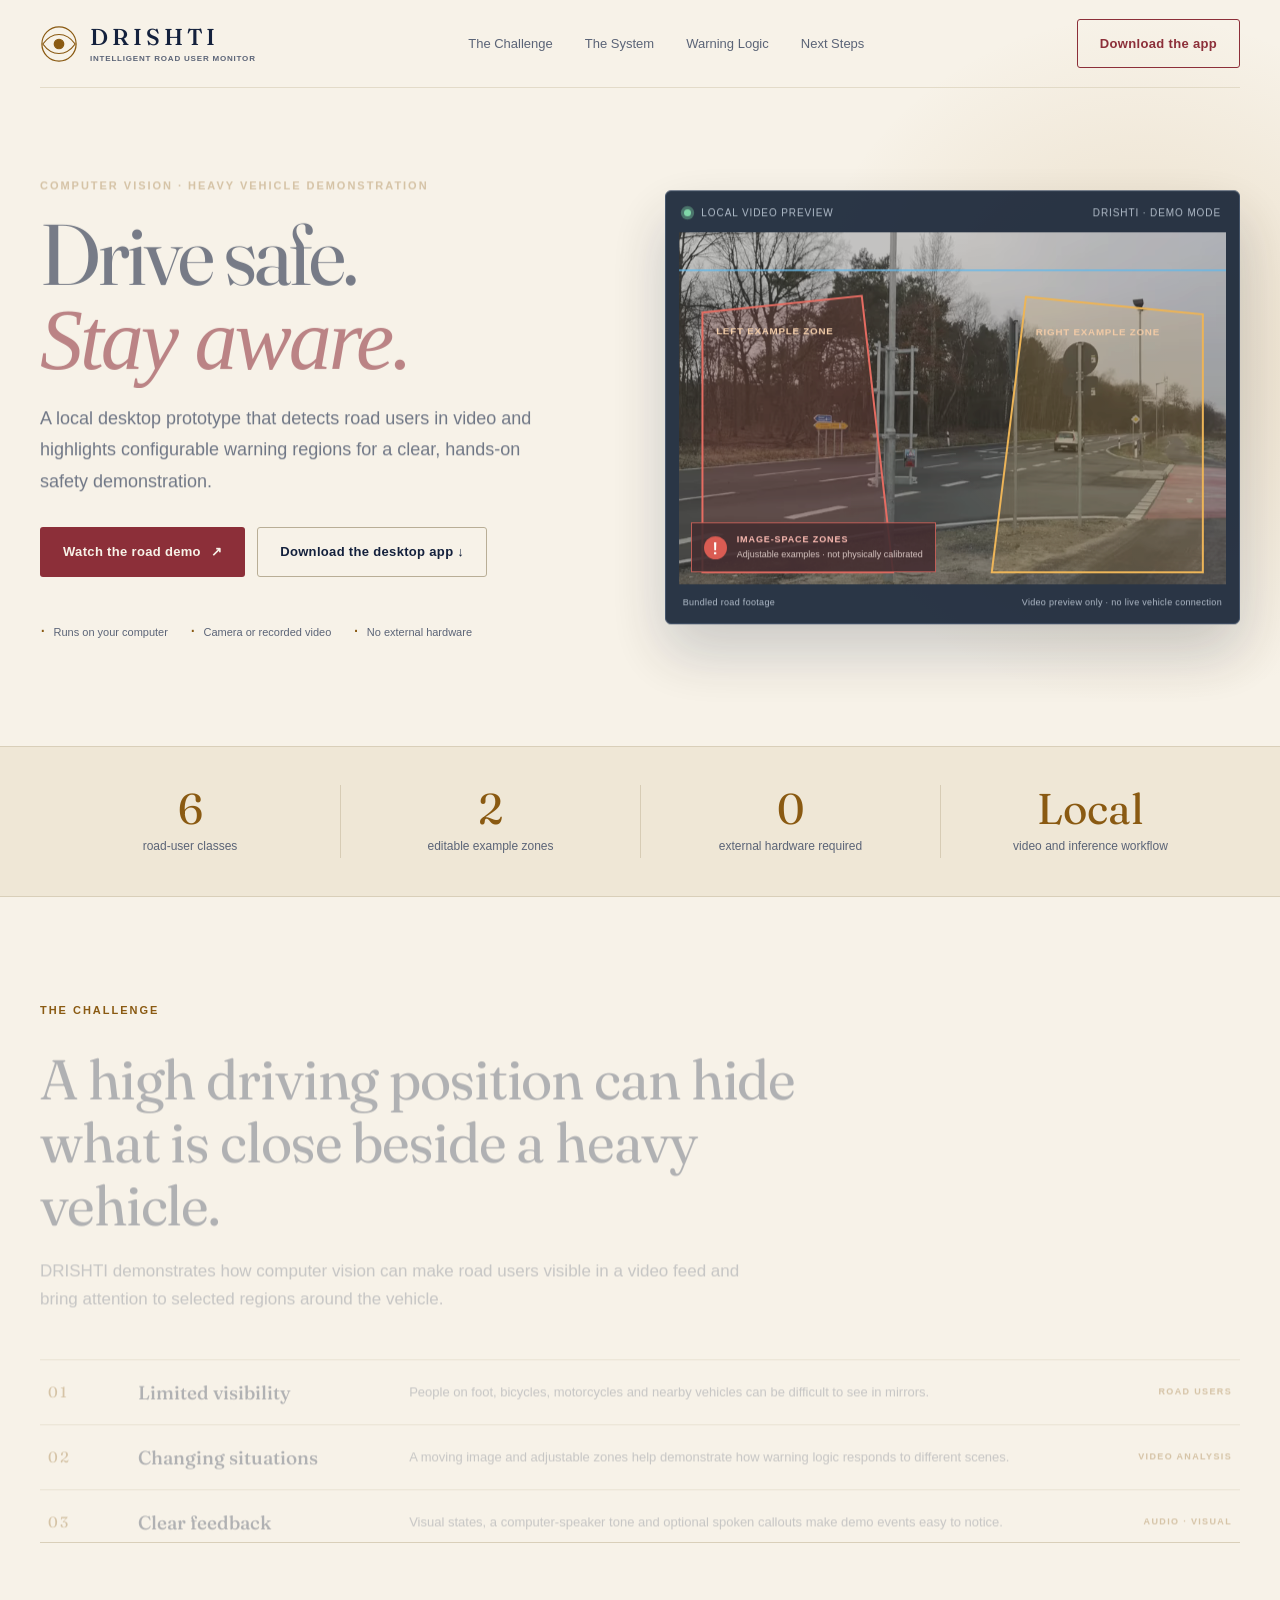
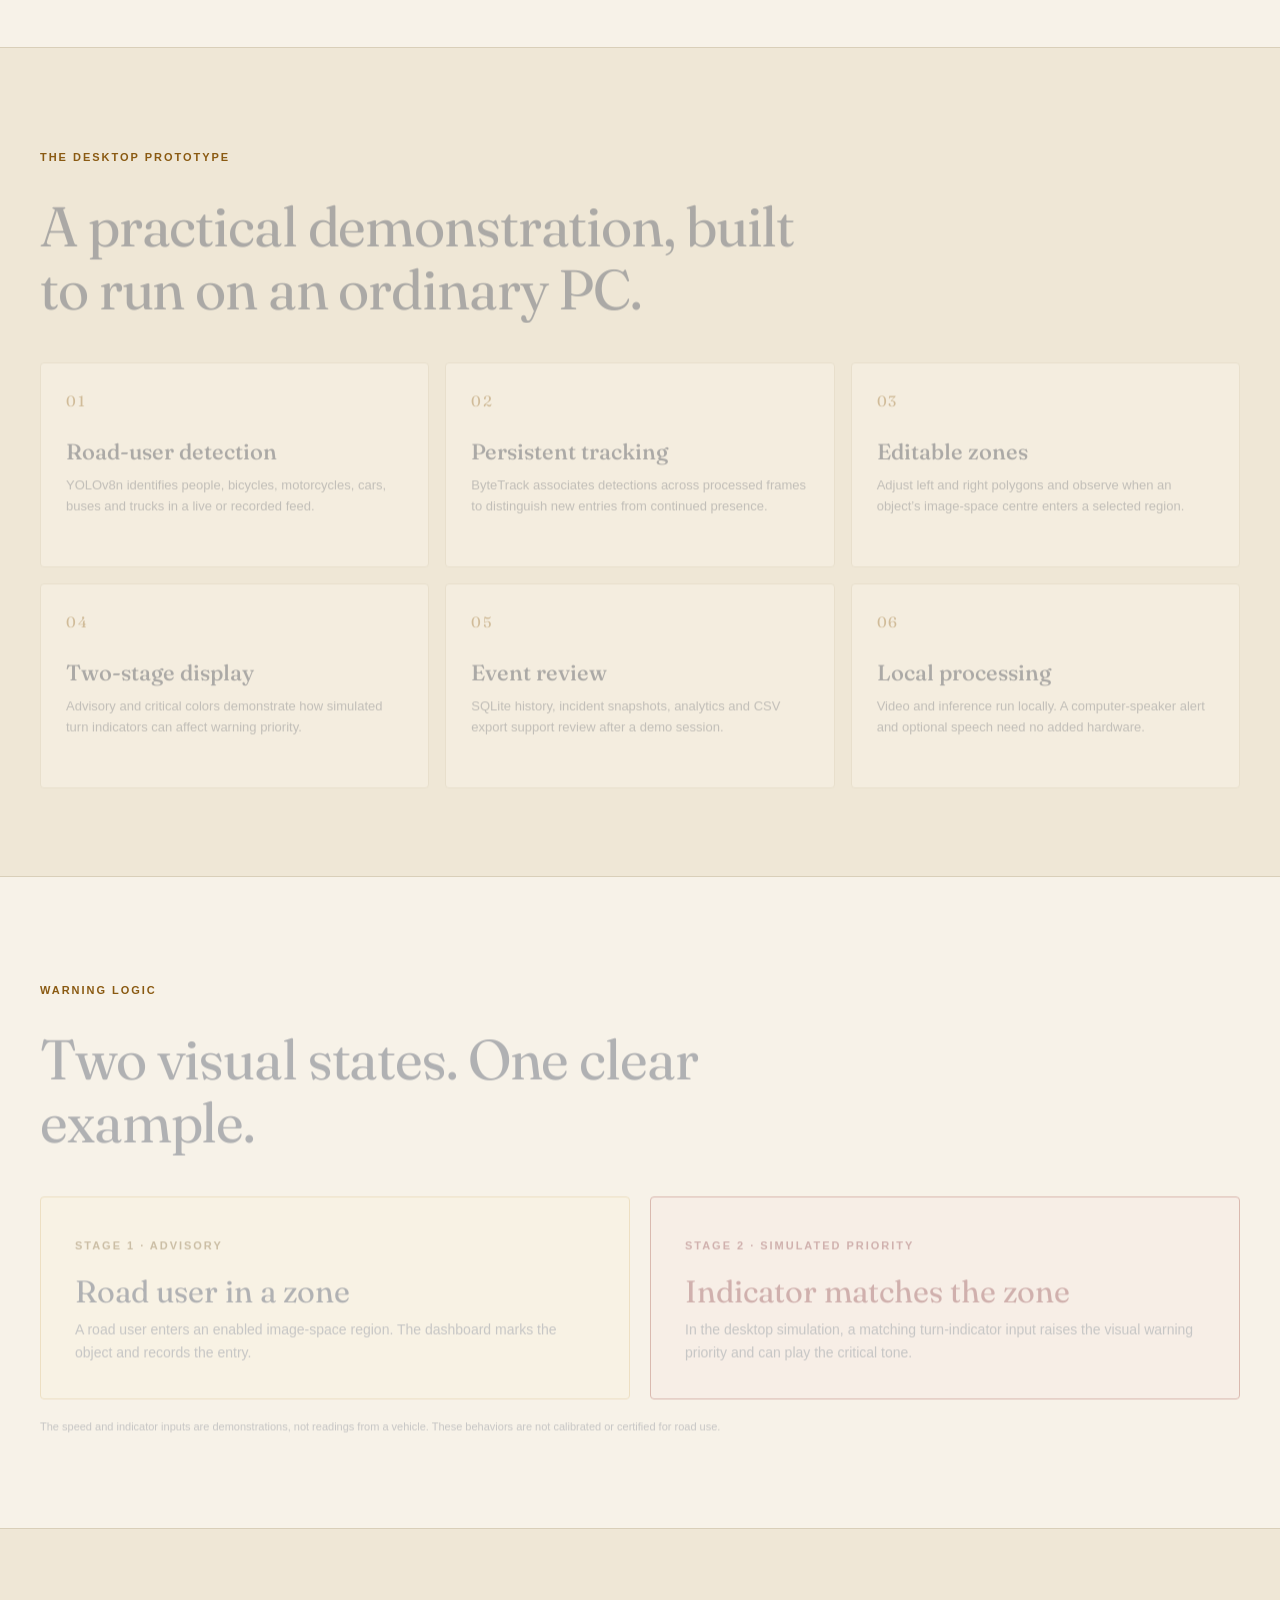
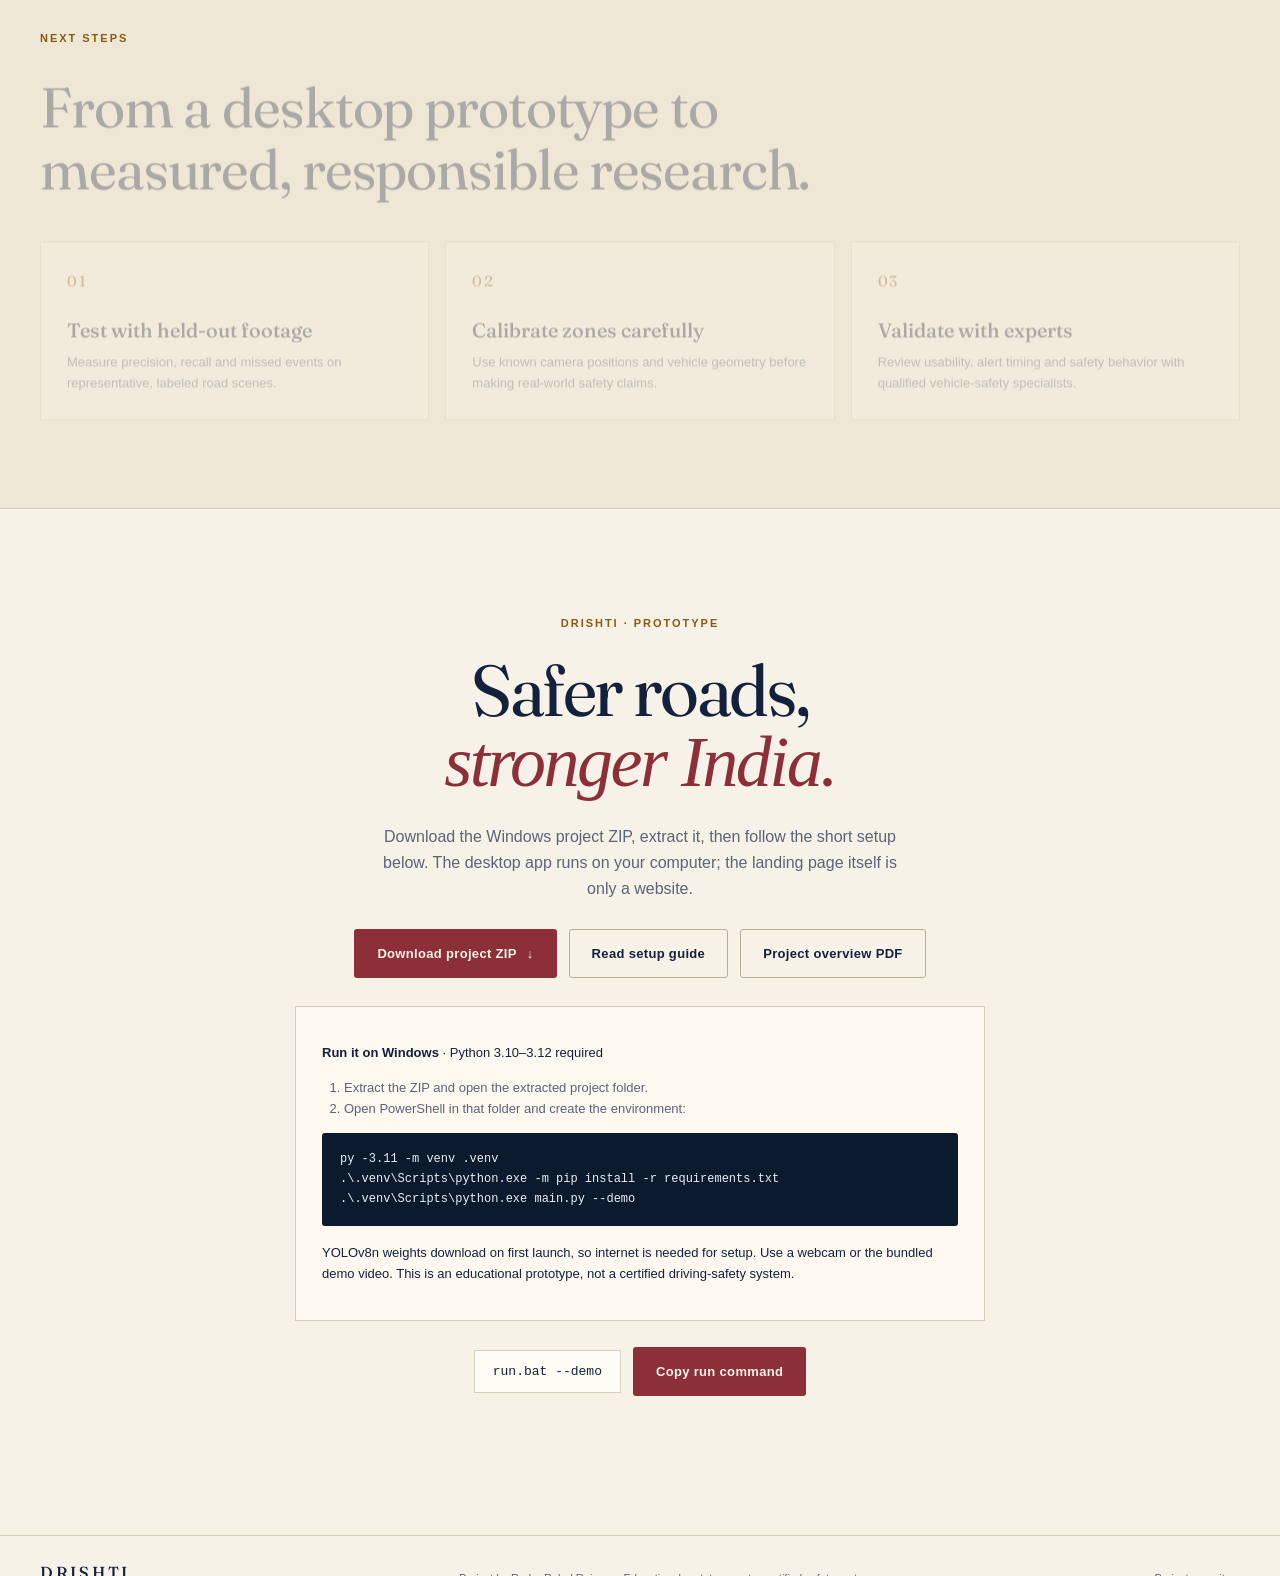
<file: index.html>
<!doctype html>
<html lang="en">
<head>
  <meta charset="utf-8">
  <meta name="viewport" content="width=device-width, initial-scale=1">
  <meta http-equiv="refresh" content="0; url=landing/">
  <title>DRISHTI · Safer Roads, Stronger India</title>
  <link rel="canonical" href="landing/">
</head>
<body>
  <p>Opening the <a href="landing/">DRISHTI project landing page</a>…</p>
</body>
</html>
</file>
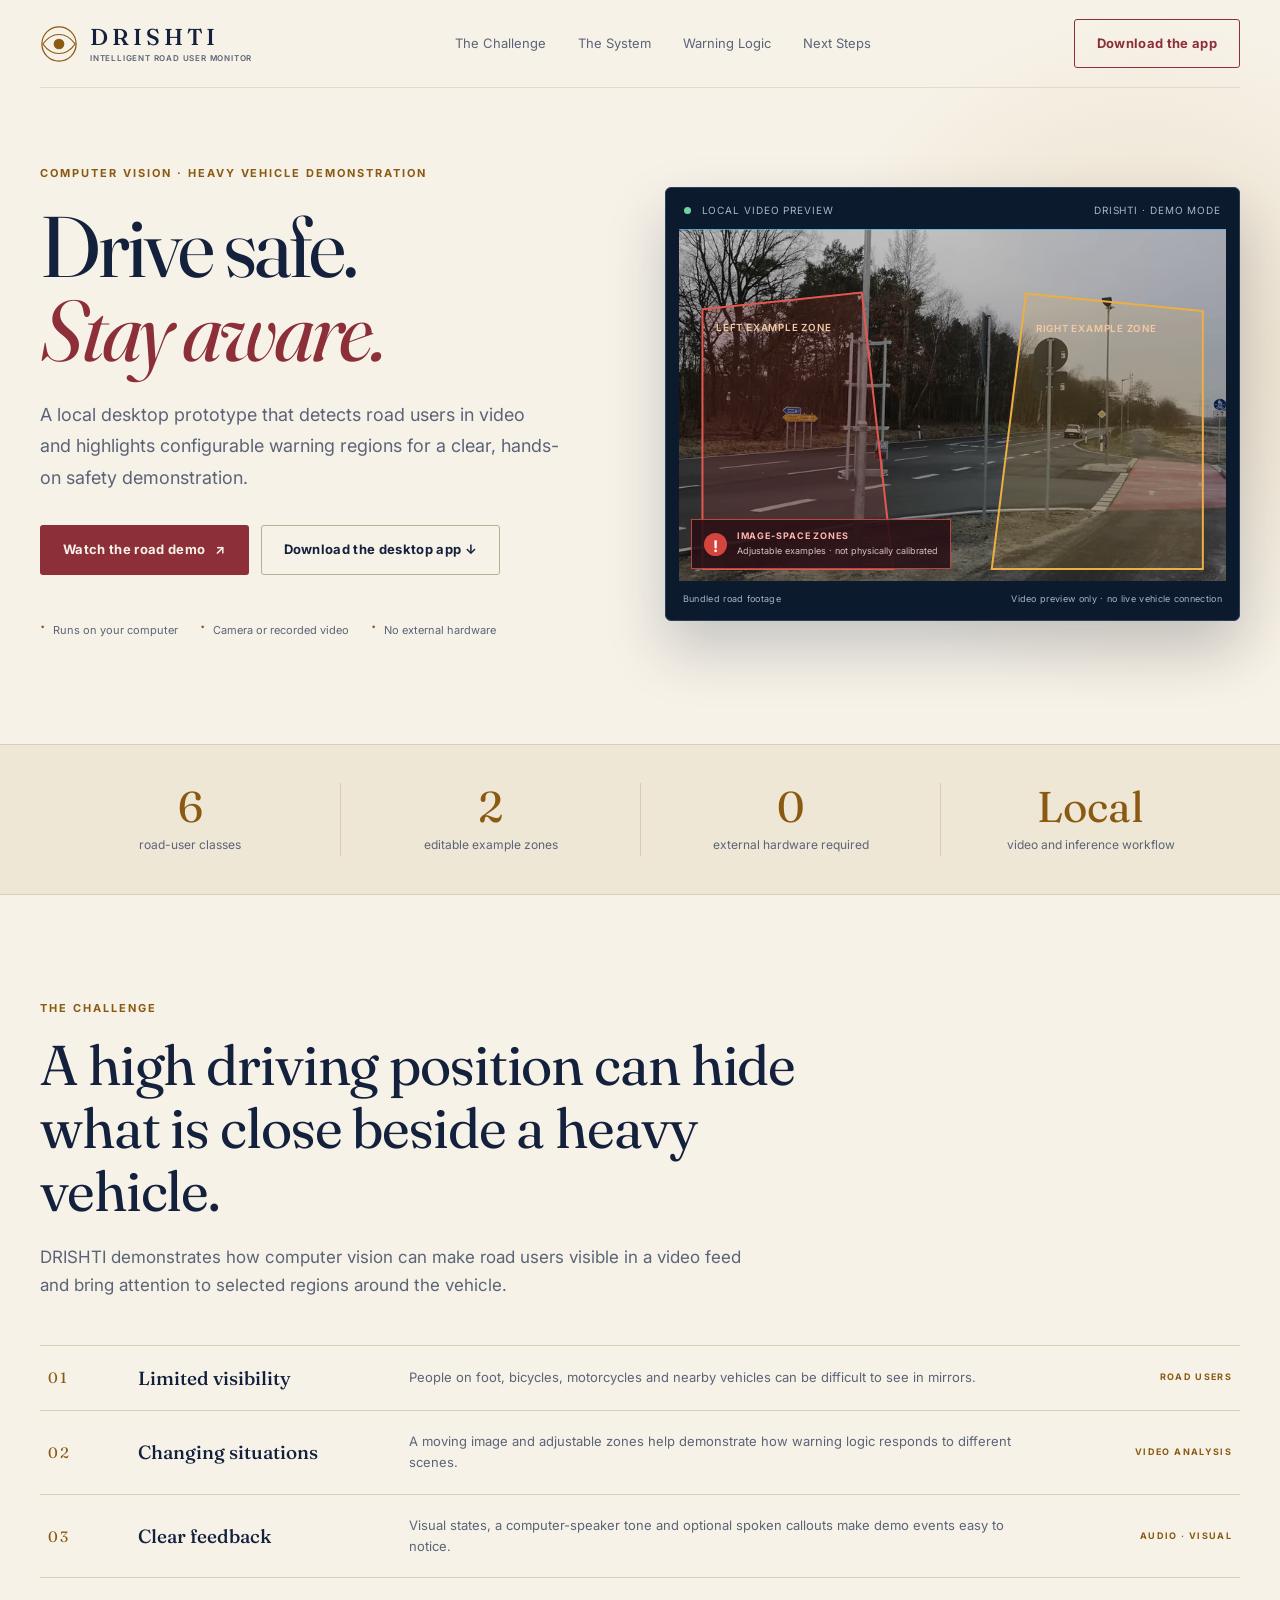
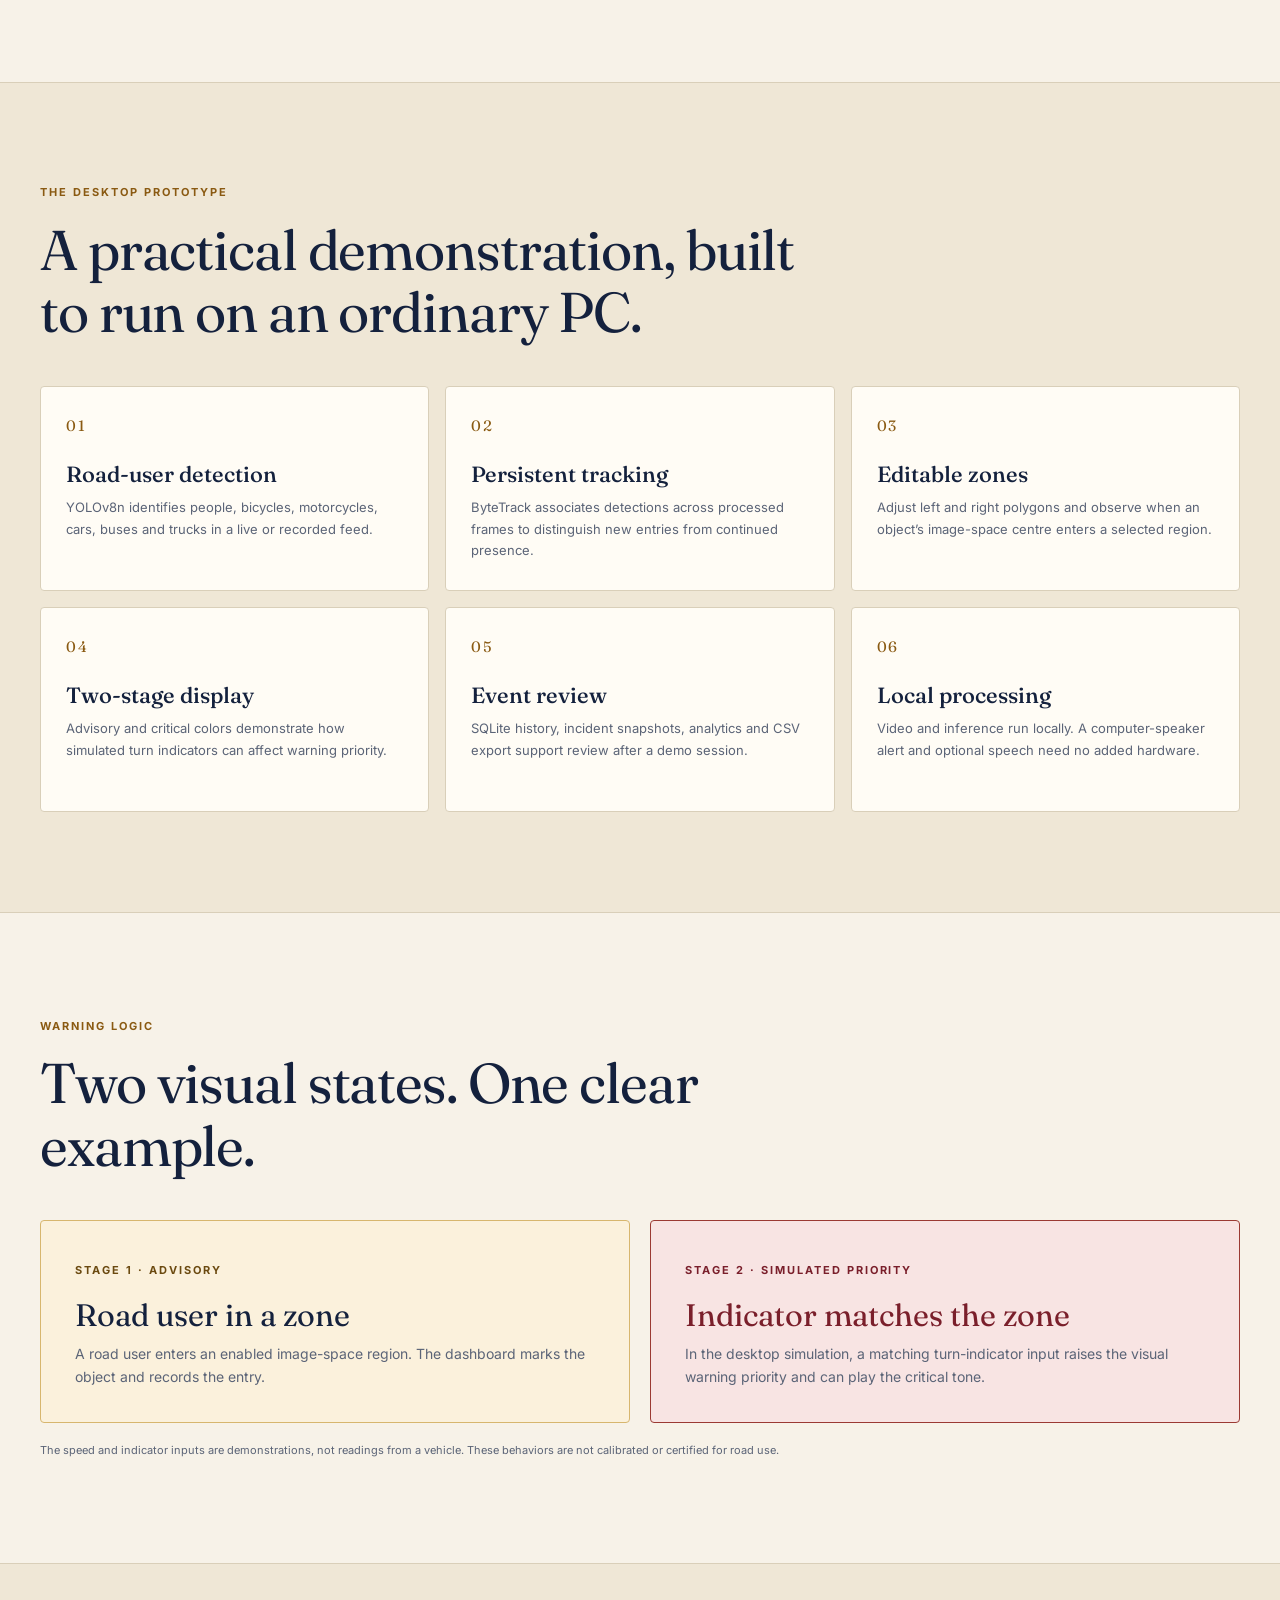
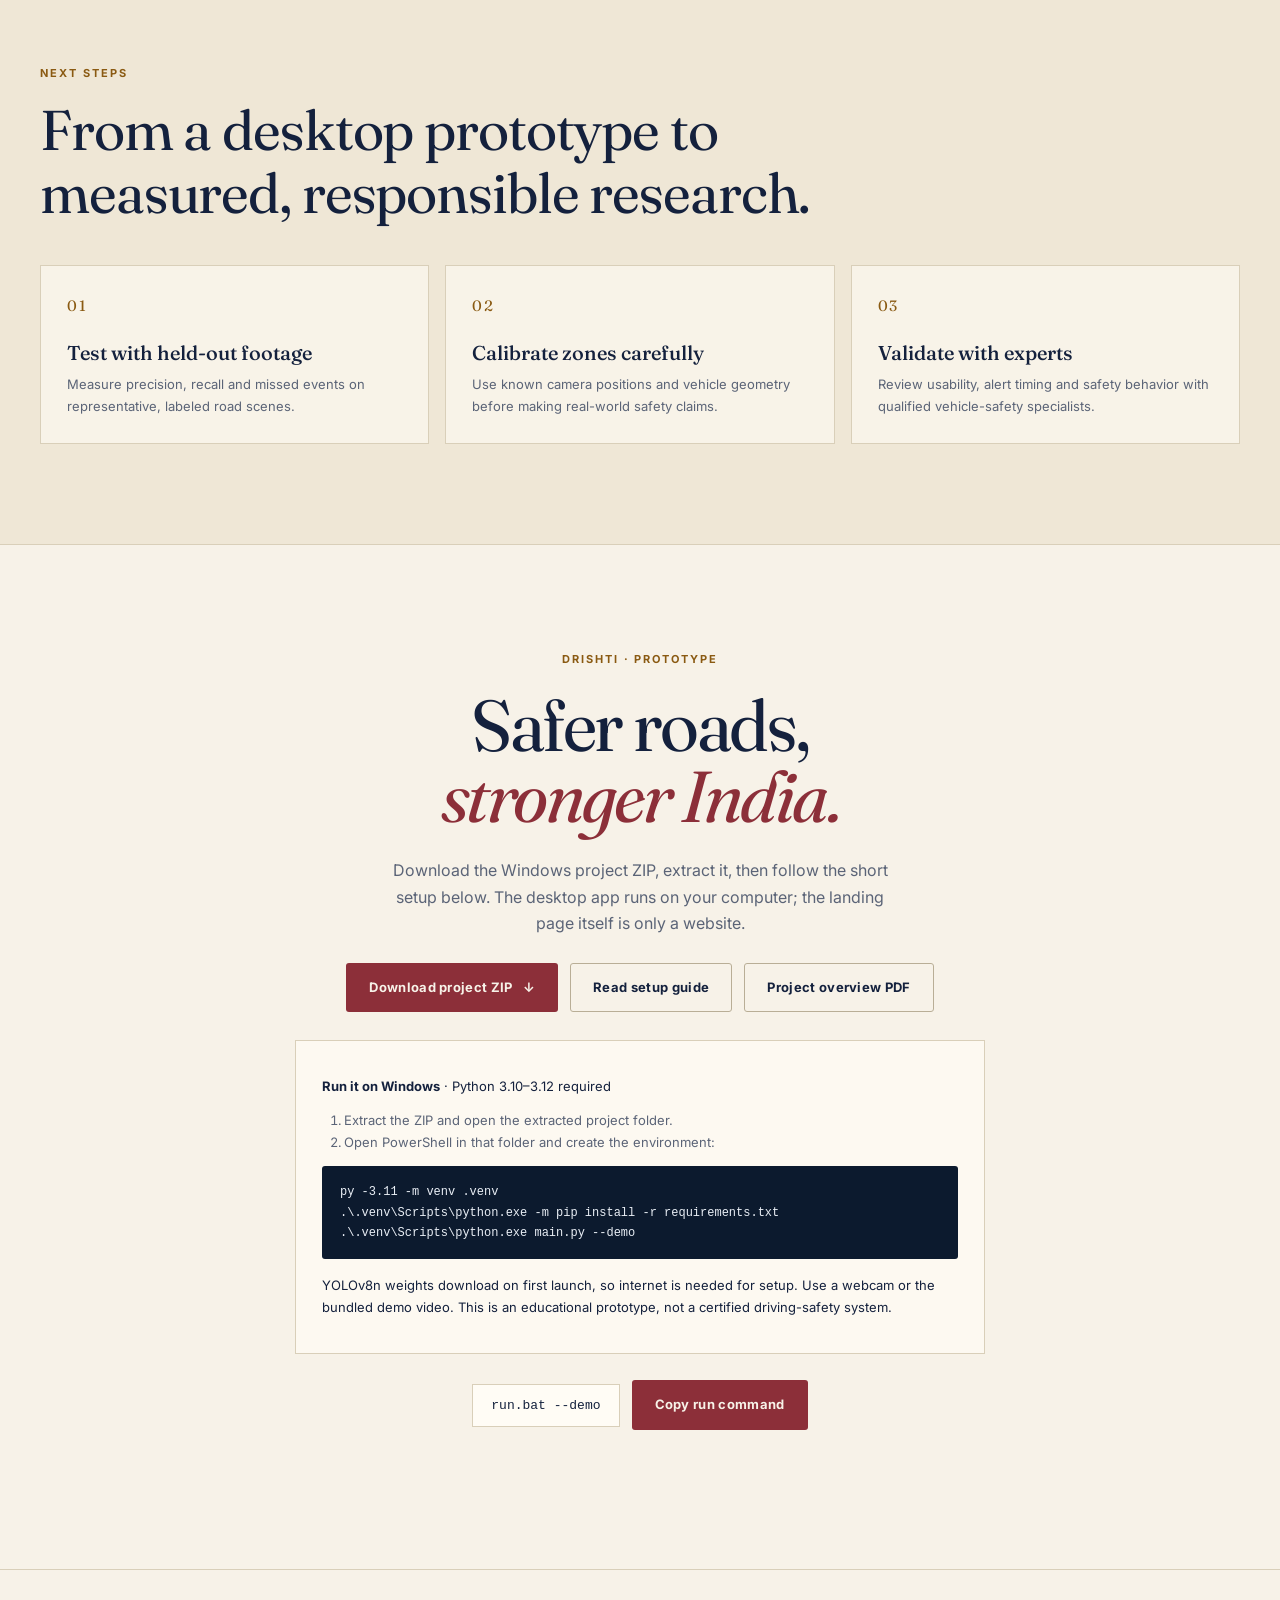
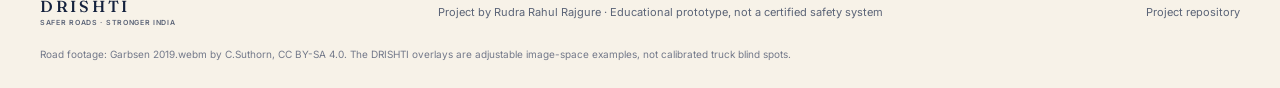
<file: landing/index.html>
<!doctype html>
<html lang="en">
<head>
  <meta charset="utf-8">
  <meta name="viewport" content="width=device-width, initial-scale=1">
  <meta name="theme-color" content="#F7F2E8">
  <meta name="description" content="DRISHTI is a local computer-vision demonstration for configurable heavy-vehicle warning zones.">
  <title>DRISHTI · Safer Roads, Stronger India</title>
  <link rel="preconnect" href="https://fonts.googleapis.com">
  <link rel="preconnect" href="https://fonts.gstatic.com" crossorigin>
  <link href="https://fonts.googleapis.com/css2?family=Fraunces:opsz,wght@9..144,400;9..144,500&family=Inter:wght@400;500;600;700&display=swap" rel="stylesheet">
  <link rel="stylesheet" href="landing.css">
  <script src="landing.js" defer></script>
</head>
<body>
  <div class="ambient" aria-hidden="true"></div>
  <header class="site-header wrap">
    <a class="brand" href="#top" aria-label="DRISHTI home">
      <svg viewBox="0 0 40 40" aria-hidden="true"><circle cx="20" cy="20" r="18"/><path d="M3 20c5-7 11-10 17-10s12 3 17 10c-5 7-11 10-17 10S8 27 3 20Z"/><circle class="brand-eye" cx="20" cy="20" r="5"/></svg>
      <span>DRISHTI<small>INTELLIGENT ROAD USER MONITOR</small></span>
    </a>
    <button class="menu-toggle" type="button" aria-expanded="false" aria-controls="main-nav">Menu</button>
    <nav id="main-nav" class="main-nav" aria-label="Main navigation">
      <a href="#challenge">The Challenge</a><a href="#system">The System</a><a href="#logic">Warning Logic</a><a href="#roadmap">Next Steps</a>
    </nav>
    <a class="button button-outline header-cta" href="https://github.com/spidyxrud-dot/drishti-blind-spot-warning-system/archive/refs/heads/main.zip">Download the app</a>
  </header>

  <main>
    <section id="top" class="hero wrap">
      <div class="hero-copy">
        <p class="eyebrow reveal">COMPUTER VISION · HEAVY VEHICLE DEMONSTRATION</p>
        <h1 class="reveal delay-1">Drive safe.<br><em>Stay aware.</em></h1>
        <p class="hero-intro reveal delay-2">A local desktop prototype that detects road users in video and highlights configurable warning regions for a clear, hands-on safety demonstration.</p>
        <div class="hero-actions reveal delay-3">
          <a class="button button-primary" href="#demo">Watch the road demo <span aria-hidden="true">↗</span></a>
          <a class="button button-quiet" href="https://github.com/spidyxrud-dot/drishti-blind-spot-warning-system/archive/refs/heads/main.zip">Download the desktop app ↓</a>
        </div>
        <div class="hero-facts reveal delay-3"><span>Runs on your computer</span><span>Camera or recorded video</span><span>No external hardware</span></div>
      </div>
      <div class="monitor-shell reveal delay-2">
        <div class="monitor-top"><span><i class="live-dot"></i> LOCAL VIDEO PREVIEW</span><span>DRISHTI · DEMO MODE</span></div>
        <div class="video-stage" id="demo">
          <video class="road-video" autoplay muted loop playsinline preload="metadata">
            <source src="../assets/demo_road.webm" type="video/webm">
            Your browser cannot play this video. Use the Windows desktop application to run the demo.
          </video>
          <svg class="zone-overlay" viewBox="0 0 560 360" preserveAspectRatio="none" aria-hidden="true">
            <polygon points="24,82 187,65 219,348 24,348" class="left-zone"/>
            <polygon points="355,66 536,84 536,348 320,348" class="right-zone"/>
            <text x="38" y="104">LEFT EXAMPLE ZONE</text><text x="365" y="105">RIGHT EXAMPLE ZONE</text>
            <path class="scan-line" d="M0 0H560"/>
          </svg>
          <div class="monitor-alert"><span class="alert-mark">!</span><span><b>IMAGE-SPACE ZONES</b><small>Adjustable examples · not physically calibrated</small></span></div>
        </div>
        <div class="monitor-foot"><span>Bundled road footage</span><span>Video preview only · no live vehicle connection</span></div>
      </div>
    </section>

    <section class="stats-band" aria-label="Project overview">
      <div class="wrap stats-grid">
        <div><strong>6</strong><span>road-user classes</span></div><div><strong>2</strong><span>editable example zones</span></div>
        <div><strong>0</strong><span>external hardware required</span></div><div><strong>Local</strong><span>video and inference workflow</span></div>
      </div>
    </section>

    <section id="challenge" class="content-section wrap">
      <p class="eyebrow">THE CHALLENGE</p>
      <h2 class="section-title reveal">A high driving position can hide what is close beside a heavy vehicle.</h2>
      <p class="section-lead reveal">DRISHTI demonstrates how computer vision can make road users visible in a video feed and bring attention to selected regions around the vehicle.</p>
      <div class="challenge-list">
        <article class="challenge-row reveal"><span>01</span><b>Limited visibility</b><p class="muted">People on foot, bicycles, motorcycles and nearby vehicles can be difficult to see in mirrors.</p><span class="tag">ROAD USERS</span></article>
        <article class="challenge-row reveal"><span>02</span><b>Changing situations</b><p class="muted">A moving image and adjustable zones help demonstrate how warning logic responds to different scenes.</p><span class="tag">VIDEO ANALYSIS</span></article>
        <article class="challenge-row reveal"><span>03</span><b>Clear feedback</b><p class="muted">Visual states, a computer-speaker tone and optional spoken callouts make demo events easy to notice.</p><span class="tag">AUDIO · VISUAL</span></article>
      </div>
    </section>

    <section id="system" class="system-band">
      <div class="wrap content-section">
        <p class="eyebrow">THE DESKTOP PROTOTYPE</p>
        <h2 class="section-title reveal">A practical demonstration, built to run on an ordinary PC.</h2>
        <div class="feature-grid">
          <article class="feature-card reveal"><span class="feature-number">01</span><h3>Road-user detection</h3><p>YOLOv8n identifies people, bicycles, motorcycles, cars, buses and trucks in a live or recorded feed.</p></article>
          <article class="feature-card reveal"><span class="feature-number">02</span><h3>Persistent tracking</h3><p>ByteTrack associates detections across processed frames to distinguish new entries from continued presence.</p></article>
          <article class="feature-card reveal"><span class="feature-number">03</span><h3>Editable zones</h3><p>Adjust left and right polygons and observe when an object’s image-space centre enters a selected region.</p></article>
          <article class="feature-card reveal"><span class="feature-number">04</span><h3>Two-stage display</h3><p>Advisory and critical colors demonstrate how simulated turn indicators can affect warning priority.</p></article>
          <article class="feature-card reveal"><span class="feature-number">05</span><h3>Event review</h3><p>SQLite history, incident snapshots, analytics and CSV export support review after a demo session.</p></article>
          <article class="feature-card reveal"><span class="feature-number">06</span><h3>Local processing</h3><p>Video and inference run locally. A computer-speaker alert and optional speech need no added hardware.</p></article>
        </div>
      </div>
    </section>

    <section id="logic" class="content-section wrap">
      <p class="eyebrow">WARNING LOGIC</p>
      <h2 class="section-title reveal">Two visual states. One clear example.</h2>
      <div class="logic-grid">
        <article class="logic-card advisory reveal"><span class="eyebrow">STAGE 1 · ADVISORY</span><h3>Road user in a zone</h3><p>A road user enters an enabled image-space region. The dashboard marks the object and records the entry.</p></article>
        <article class="logic-card critical reveal"><span class="eyebrow">STAGE 2 · SIMULATED PRIORITY</span><h3>Indicator matches the zone</h3><p>In the desktop simulation, a matching turn-indicator input raises the visual warning priority and can play the critical tone.</p></article>
      </div>
      <p class="fine-print reveal">The speed and indicator inputs are demonstrations, not readings from a vehicle. These behaviors are not calibrated or certified for road use.</p>
    </section>

    <section id="roadmap" class="roadmap-band">
      <div class="wrap content-section">
        <p class="eyebrow">NEXT STEPS</p><h2 class="section-title reveal">From a desktop prototype to measured, responsible research.</h2>
        <div class="roadmap-grid">
          <article class="roadmap-card reveal"><span>01</span><h3>Test with held-out footage</h3><p>Measure precision, recall and missed events on representative, labeled road scenes.</p></article>
          <article class="roadmap-card reveal"><span>02</span><h3>Calibrate zones carefully</h3><p>Use known camera positions and vehicle geometry before making real-world safety claims.</p></article>
          <article class="roadmap-card reveal"><span>03</span><h3>Validate with experts</h3><p>Review usability, alert timing and safety behavior with qualified vehicle-safety specialists.</p></article>
        </div>
      </div>
    </section>

    <section class="closing wrap">
      <p class="eyebrow">DRISHTI · PROTOTYPE</p>
      <h2>Safer roads,<br><em>stronger India.</em></h2>
      <p class="muted">Download the Windows project ZIP, extract it, then follow the short setup below. The desktop app runs on your computer; the landing page itself is only a website.</p>
      <div class="download-actions">
        <a class="button button-primary" href="https://github.com/spidyxrud-dot/drishti-blind-spot-warning-system/archive/refs/heads/main.zip">Download project ZIP <span aria-hidden="true">↓</span></a>
        <a class="button button-quiet" href="https://github.com/spidyxrud-dot/drishti-blind-spot-warning-system/blob/main/README.md">Read setup guide</a>
        <a class="button button-quiet" href="../output/pdf/DRISHTI_Project_Overview.pdf">Project overview PDF</a>
      </div>
      <div class="setup-guide">
        <p><strong>Run it on Windows</strong> · Python 3.10–3.12 required</p>
        <ol>
          <li>Extract the ZIP and open the extracted project folder.</li>
          <li>Open PowerShell in that folder and create the environment:</li>
        </ol>
        <pre><code>py -3.11 -m venv .venv
.\.venv\Scripts\python.exe -m pip install -r requirements.txt
.\.venv\Scripts\python.exe main.py --demo</code></pre>
        <p>YOLOv8n weights download on first launch, so internet is needed for setup. Use a webcam or the bundled demo video. This is an educational prototype, not a certified driving-safety system.</p>
      </div>
      <div class="run-command"><code>run.bat --demo</code><button id="copy-command" class="button button-primary" type="button">Copy run command</button></div>
      <p id="copy-status" class="copy-status" role="status" aria-live="polite"></p>
    </section>
  </main>

  <footer class="site-footer"><div class="wrap footer-inner"><a class="brand footer-brand" href="#top"><span>DRISHTI<small>SAFER ROADS · STRONGER INDIA</small></span></a><p>Project by Rudra Rahul Rajgure · Educational prototype, not a certified safety system</p><a href="https://github.com/spidyxrud-dot/drishti-blind-spot-warning-system">Project repository</a></div><div class="wrap attribution">Road footage: <a href="https://commons.wikimedia.org/wiki/File:Garbsen_2019.webm">Garbsen 2019.webm</a> by <a href="https://commons.wikimedia.org/wiki/User:C.Suthorn">C.Suthorn</a>, CC BY-SA 4.0. The DRISHTI overlays are adjustable image-space examples, not calibrated truck blind spots.</div></footer>
</body>
</html>
</file>
<file: landing/landing.css>
:root{--paper:#F7F2E8;--paper-deep:#EFE7D6;--ink:#14213D;--muted:#5B6477;--gold:#8A5A12;--red:#8C2F39;--line:#D9CFB9;--navy:#0C1A2E;--green:#6FD3A0;--serif:'Fraunces',Georgia,serif;--sans:'Inter',Arial,sans-serif}
*{box-sizing:border-box}html{scroll-behavior:smooth;scroll-padding-top:90px}body{margin:0;background:var(--paper);color:var(--ink);font:16px/1.65 var(--sans);overflow-x:hidden}a{color:inherit;text-decoration:none}button{font:inherit}.wrap{width:min(1200px,calc(100% - 64px));margin-inline:auto}.ambient{position:absolute;z-index:-1;right:-220px;top:0;width:720px;height:720px;border-radius:50%;background:radial-gradient(circle,rgba(168,120,43,.18),transparent 68%);pointer-events:none}.site-header{height:88px;display:flex;align-items:center;justify-content:space-between;gap:24px;border-bottom:1px solid rgba(217,207,185,.65)}.brand{display:flex;align-items:center;gap:12px;font:500 23px var(--serif);letter-spacing:.17em;white-space:nowrap}.brand svg{width:38px;height:38px;fill:none;stroke:var(--gold);stroke-width:1.3}.brand .brand-eye{fill:var(--gold)}.brand small{display:block;margin-top:2px;font:600 8px/1.4 var(--sans);letter-spacing:.1em;color:var(--muted)}.main-nav{display:flex;gap:clamp(16px,2.5vw,36px);font-size:13px;color:var(--muted)}.main-nav a{position:relative}.main-nav a:after{content:'';position:absolute;left:0;right:0;bottom:-7px;height:1px;background:var(--gold);transform:scaleX(0);transform-origin:left;transition:transform .25s}.main-nav a:hover:after,.main-nav a:focus-visible:after{transform:scaleX(1)}.button{display:inline-flex;justify-content:center;align-items:center;gap:10px;padding:13px 22px;border:1px solid transparent;border-radius:3px;font-size:13px;font-weight:700;letter-spacing:.025em;transition:transform .2s,box-shadow .2s,background .2s;cursor:pointer}.button:hover{transform:translateY(-2px);box-shadow:0 10px 24px rgba(140,47,57,.17)}.button-primary{background:var(--red);color:var(--paper)}.button-outline{border-color:var(--red);color:var(--red)}.button-quiet{border-color:#B9AE96}.menu-toggle{display:none;border:1px solid var(--line);background:transparent;border-radius:3px;padding:8px 12px;color:var(--ink)}
.hero{display:grid;grid-template-columns:1fr 1.05fr;align-items:center;gap:clamp(40px,6vw,80px);padding-top:76px;padding-bottom:100px}.eyebrow{margin:0;color:var(--gold);font-size:11px;font-weight:700;letter-spacing:.18em}.hero h1,.closing h2{margin:22px 0 26px;font:400 clamp(56px,7vw,86px)/.98 var(--serif);letter-spacing:-.035em}.hero h1 em,.closing h2 em{color:var(--red);font-weight:400}.hero-intro{max-width:520px;margin:0;color:var(--muted);font-size:18px;line-height:1.75}.hero-actions{display:flex;flex-wrap:wrap;gap:12px;margin-top:32px}.hero-facts{display:flex;flex-wrap:wrap;gap:10px 22px;margin-top:36px;color:var(--muted);font-size:11px}.hero-facts span:before{content:'·';color:var(--gold);font-size:20px;margin-right:8px}.monitor-shell{padding:13px;border:1px solid #2B3E5A;border-radius:6px;background:var(--navy);box-shadow:0 28px 58px rgba(20,33,61,.22);transform:translateZ(0)}.monitor-top,.monitor-foot{display:flex;justify-content:space-between;gap:12px;color:#A9B6C8;font-size:10px;letter-spacing:.09em}.monitor-top{padding:1px 5px 11px}.live-dot{display:inline-block;width:7px;height:7px;margin-right:7px;border-radius:50%;background:var(--green);box-shadow:0 0 0 0 rgba(111,211,160,.6);animation:pulse 1.7s infinite}.video-stage{position:relative;aspect-ratio:560/360;overflow:hidden;background:#08111F}.road-video{width:100%;height:100%;object-fit:cover;display:block;filter:brightness(.76) saturate(.82)}.zone-overlay{position:absolute;inset:0;width:100%;height:100%;pointer-events:none}.zone-overlay polygon{fill-opacity:.14;stroke-width:2;vector-effect:non-scaling-stroke}.left-zone{fill:#D6453D;stroke:#E4594F}.right-zone{fill:#EDAE45;stroke:#EDAE45}.zone-overlay text{font:600 10px var(--sans);fill:#F4C9A2;letter-spacing:.08em}.scan-line{stroke:#4CB3F0;stroke-width:2;opacity:.7;animation:scan 5s linear infinite}.monitor-alert{position:absolute;left:12px;bottom:12px;display:flex;align-items:center;gap:10px;padding:9px 12px;border:1px solid rgba(228,89,79,.75);background:rgba(42,17,23,.9);color:#FFB4AD}.alert-mark{display:grid;place-items:center;width:23px;height:23px;border-radius:50%;background:#D6453D;color:white;font-weight:700}.monitor-alert b,.monitor-alert small{display:block}.monitor-alert b{font-size:9px;letter-spacing:.1em}.monitor-alert small{color:#D6C2C0;font-size:9px}.monitor-foot{padding:11px 4px 0;font-size:9px;letter-spacing:.035em}
.stats-band{border-block:1px solid var(--line);background:var(--paper-deep)}.stats-grid{display:grid;grid-template-columns:repeat(4,1fr);padding-block:38px;text-align:center}.stats-grid>div+div{border-left:1px solid #D7CCB5}.stats-grid strong{display:block;color:var(--gold);font:400 43px/1.1 var(--serif)}.stats-grid span{color:var(--muted);font-size:12px}.content-section{padding-block:104px}.section-title{max-width:800px;margin:17px 0 20px;font:400 clamp(38px,5vw,56px)/1.12 var(--serif);letter-spacing:-.02em}.section-lead{max-width:720px;margin:0 0 46px;color:var(--muted);font-size:17px}.challenge-list{border-bottom:1px solid var(--line)}.challenge-row{display:grid;grid-template-columns:.35fr 1.25fr 3fr 1fr;align-items:center;gap:20px;padding:20px 8px;border-top:1px solid var(--line);transition:background .2s,padding .2s}.challenge-row:hover{padding-inline:16px;background:rgba(138,90,18,.045)}.challenge-row>span:first-child,.feature-number,.roadmap-card>span{color:var(--gold);font:400 15px var(--serif);letter-spacing:.1em}.challenge-row b{font:500 19px var(--serif)}.challenge-row p{margin:0;font-size:13px}.tag{justify-self:end;color:var(--gold);font-size:9px;font-weight:700;letter-spacing:.15em}.muted{color:var(--muted)}.system-band,.roadmap-band{background:var(--paper-deep);border-block:1px solid var(--line)}.system-band .content-section,.roadmap-band .content-section{padding-block:100px}.feature-grid{display:grid;grid-template-columns:repeat(3,1fr);gap:16px;margin-top:42px}.feature-card{min-height:205px;padding:25px;border:1px solid var(--line);background:#FFFCF5;border-radius:4px;transition:transform .3s,box-shadow .3s,border-color .3s}.feature-card:hover,.roadmap-card:hover{transform:translateY(-4px);border-color:#B8934A;box-shadow:0 16px 32px rgba(20,33,61,.09)}.feature-card h3,.roadmap-card h3{margin:22px 0 9px;font:500 22px var(--serif)}.feature-card p,.roadmap-card p{margin:0;color:var(--muted);font-size:13px}.logic-grid{display:grid;grid-template-columns:1fr 1fr;gap:20px;margin-top:42px}.logic-card{padding:34px;border:1px solid;border-radius:4px}.logic-card h3{margin:15px 0 8px;font:400 31px var(--serif)}.logic-card p{margin:0;font-size:14px;color:var(--muted)}.advisory{border-color:#D7B66E;background:#FBF1DC}.advisory .eyebrow{color:#6B4A10}.critical{border-color:#9B3A33;background:#F8E4E3}.critical .eyebrow,.critical h3{color:#7A1F2B}.fine-print{max-width:850px;margin:18px 0 0;color:var(--muted);font-size:11px}.roadmap-grid{display:grid;grid-template-columns:repeat(3,1fr);gap:16px;margin-top:40px}.roadmap-card{padding:26px;border:1px solid var(--line);background:rgba(255,252,245,.6);transition:transform .3s,box-shadow .3s,border-color .3s}.roadmap-card h3{font-size:20px}.closing{padding-block:105px;text-align:center}.closing h2{font-size:clamp(50px,6vw,72px)}.closing>p:not(.eyebrow):not(.copy-status){max-width:520px;margin:0 auto;color:var(--muted)}.run-command{display:flex;justify-content:center;align-items:center;gap:12px;margin-top:26px}.run-command code{padding:13px 18px;border:1px solid var(--line);background:#FFFCF5;font:13px ui-monospace,Consolas,monospace}.copy-status{min-height:24px;margin:10px 0 0;color:var(--gold);font-size:12px}.site-footer{padding-block:26px;border-top:1px solid var(--line);color:var(--muted);font-size:11px}.footer-inner{display:flex;align-items:center;justify-content:space-between;gap:18px;flex-wrap:wrap}.footer-inner p{margin:0}.footer-brand{color:var(--ink);font-size:16px}.footer-brand small{font-size:7px}.attribution{padding-top:18px;color:#73798A;font-size:10px}.reveal{opacity:1;transform:none}.js-ready .reveal{opacity:0;transform:translateY(18px);transition:opacity .7s,transform .7s}.js-ready .reveal.is-visible{opacity:1;transform:none}.delay-1{transition-delay:.1s!important}.delay-2{transition-delay:.2s!important}.delay-3{transition-delay:.3s!important}@keyframes pulse{70%{box-shadow:0 0 0 9px rgba(111,211,160,0)}}@keyframes scan{from{transform:translateY(0)}to{transform:translateY(360px)}}
@media(max-width:980px){.wrap{width:min(100% - 40px,760px)}.site-header{height:74px}.main-nav{gap:14px;font-size:11px}.header-cta{padding:10px 13px;font-size:11px}.hero{grid-template-columns:1fr;gap:42px;padding-top:58px;padding-bottom:72px}.hero-copy{max-width:680px}.monitor-shell{max-width:760px;width:100%;justify-self:center}.feature-grid{grid-template-columns:repeat(2,1fr)}.content-section,.system-band .content-section,.roadmap-band .content-section{padding-block:76px}}
@media(max-width:650px){.wrap{width:calc(100% - 36px)}.site-header{position:relative}.brand{font-size:20px}.menu-toggle{display:block;margin-left:auto}.header-cta{display:none}.main-nav{display:none;position:absolute;z-index:5;left:0;right:0;top:66px;padding:14px;background:#FFFCF5;border:1px solid var(--line);box-shadow:0 12px 26px rgba(20,33,61,.12);flex-direction:column;font-size:14px}.main-nav.open{display:flex}.main-nav a{padding:7px}.hero{padding-top:48px;padding-bottom:54px}.hero h1{font-size:58px}.hero-intro{font-size:16px}.hero-facts{gap:8px 14px}.monitor-shell{padding:8px}.monitor-top,.monitor-foot{font-size:8px}.monitor-alert{left:7px;bottom:7px;padding:6px 8px}.monitor-alert small{font-size:7px}.stats-grid{grid-template-columns:repeat(2,1fr);row-gap:20px;padding-block:25px}.stats-grid>div:nth-child(3){border-left:0}.stats-grid strong{font-size:35px}.challenge-row{grid-template-columns:32px 1fr;gap:8px 12px;padding:16px 4px}.challenge-row p{grid-column:2}.tag{grid-column:2;justify-self:start}.feature-grid,.logic-grid,.roadmap-grid{grid-template-columns:1fr}.feature-card{min-height:0}.section-title{font-size:40px}.content-section,.system-band .content-section,.roadmap-band .content-section{padding-block:62px}.logic-card{padding:24px}.run-command{flex-direction:column}.run-command code,.run-command button{width:100%}.footer-inner{align-items:flex-start;flex-direction:column}}
@media(prefers-reduced-motion:reduce){*,*::before,*::after{scroll-behavior:auto!important;animation:none!important;transition:none!important}.js-ready .reveal{opacity:1;transform:none}}

.download-actions{display:flex;justify-content:center;flex-wrap:wrap;gap:12px;margin-top:26px}.setup-guide{max-width:690px;margin:28px auto 0;padding:22px 26px;text-align:left;border:1px solid var(--line);background:rgba(255,252,245,.72)}.setup-guide p{font-size:13px!important}.setup-guide ol{padding-left:22px;color:var(--muted);font-size:13px}.setup-guide pre{overflow:auto;padding:16px 18px;background:var(--navy);color:#E9EEF5;border-radius:3px;font-size:12px;line-height:1.7}.setup-guide code{font-family:ui-monospace,Consolas,monospace}.setup-guide p:last-child{margin-top:16px!important}
</file>
